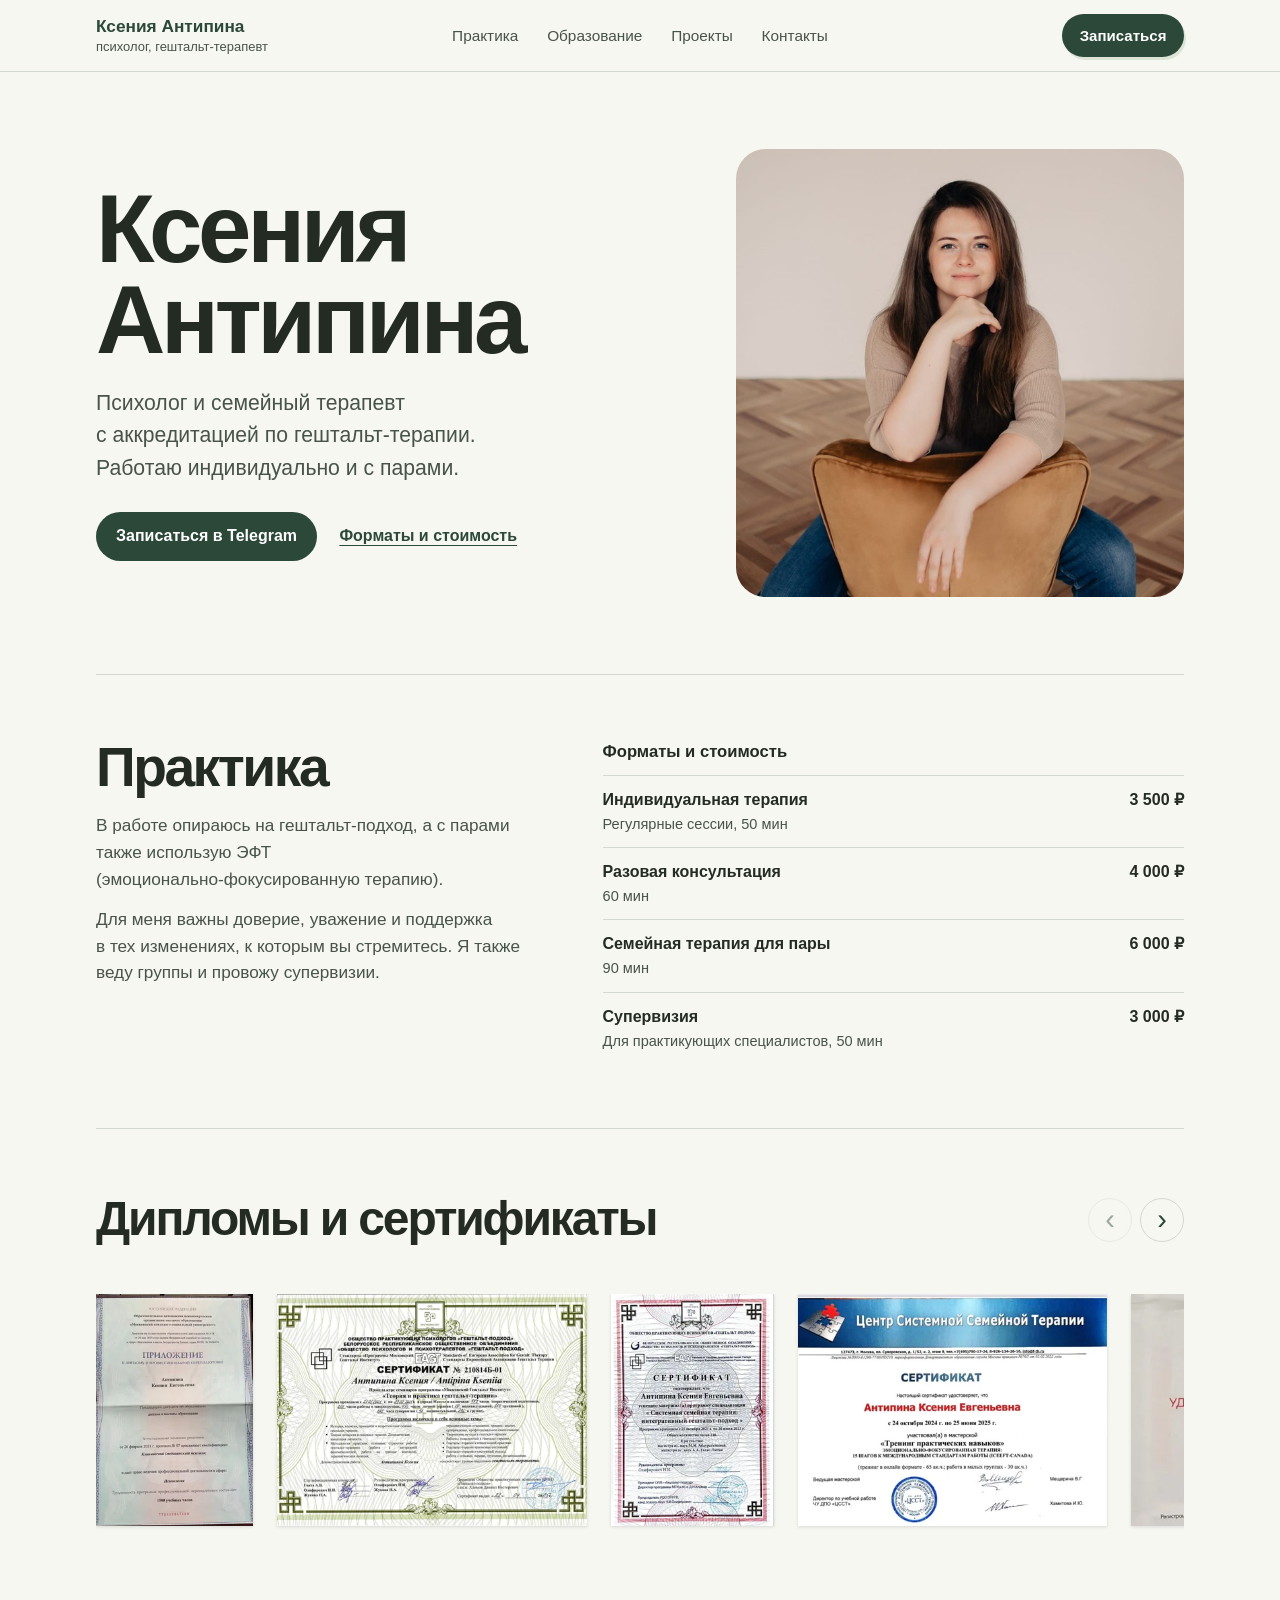
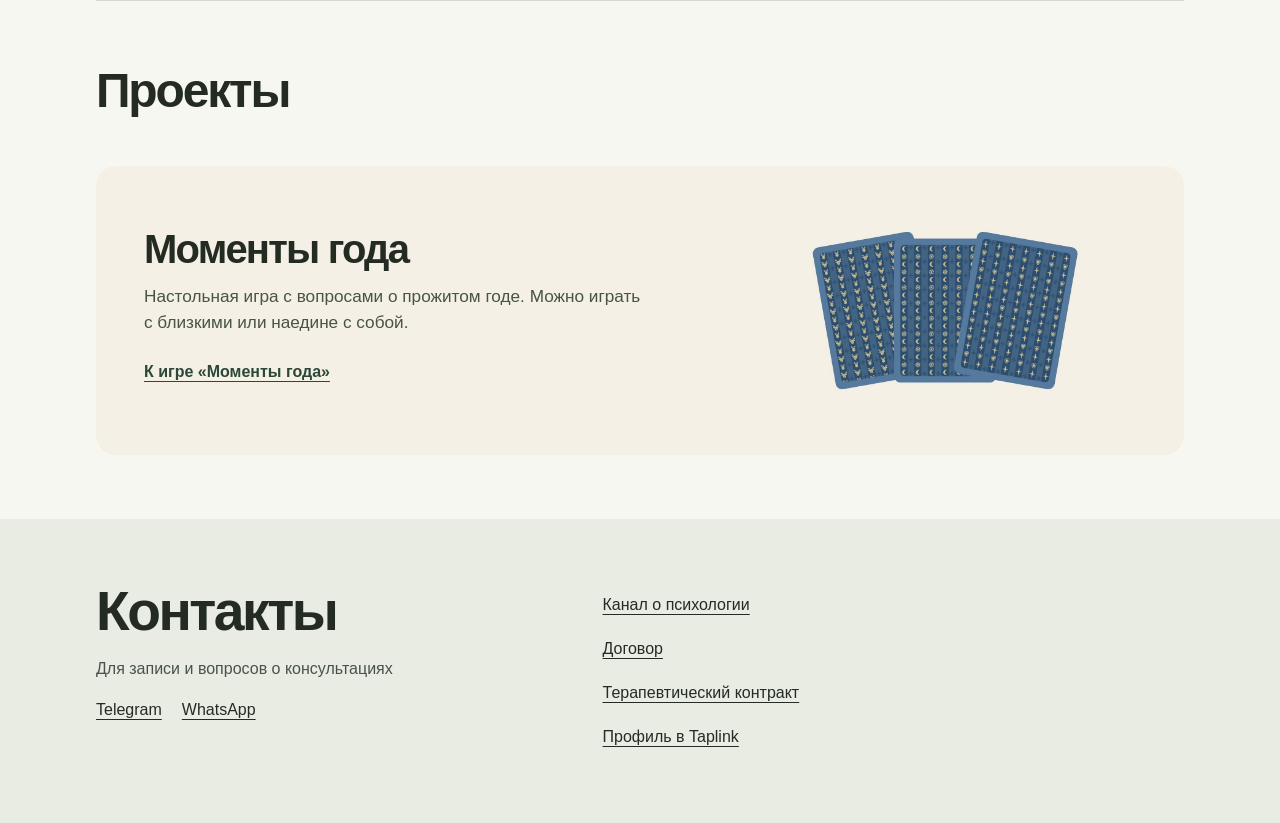
<file: Главная Ксении 1.3/index.html>
<!doctype html>
<html lang="ru">
<head>
  <meta charset="utf-8">
  <meta name="viewport" content="width=device-width, initial-scale=1">
  <meta name="theme-color" content="#f7f7f2">
  <meta name="description" content="Ксения Антипина, психолог, аккредитованный гештальт-терапевт, семейный терапевт и супервизор. Индивидуальная терапия и работа с парами.">
  <title>Ксения Антипина, психолог и гештальт-терапевт</title>
  <link rel="stylesheet" href="main.css?v=1.7">
</head>
<body id="top">
  <a class="skip" href="#main">К содержанию</a>
  <header class="header">
    <div class="wrap header-inner">
      <a class="brand" href="#top">
        <span class="brand-name">Ксения Антипина</span>
        <span class="brand-role">психолог, гештальт‑терапевт</span>
      </a>
      <button class="menu-toggle" type="button" aria-label="Меню" aria-expanded="false" aria-controls="site-navigation">
        <span></span><span></span><span></span>
      </button>
      <nav class="site-navigation" id="site-navigation" aria-label="Разделы страницы">
        <a class="section-link" href="#practice">Практика</a>
        <a class="section-link" href="#education">Образование</a>
        <a class="section-link" href="#projects">Проекты</a>
        <a class="section-link" href="#contacts">Контакты</a>
        <a class="button menu-booking" href="https://t.me/antipinaksenia">Записаться</a>
      </nav>
      <a class="button header-booking" href="https://t.me/antipinaksenia">Записаться</a>
    </div>
  </header>
  <main id="main" class="wrap">
    <section class="hero" aria-labelledby="intro-title">
      <div class="intro">
        <h1 id="intro-title">Ксения<br>Антипина</h1>
        <p class="lead">Психолог и&nbsp;семейный терапевт с&nbsp;аккредитацией по&nbsp;гештальт-терапии.<br>
          Работаю индивидуально и&nbsp;с&nbsp;парами.</p>
        <div class="actions">
          <a class="button" href="https://t.me/antipinaksenia">Записаться в&nbsp;Telegram</a>
          <a class="text-link" href="#practice">Форматы и&nbsp;стоимость</a>
        </div>
      </div>
      <div class="portrait">
        <img src="portrait.jpg" width="640" height="640" alt="Ксения Антипина">
      </div>
    </section>

    <section class="section practice" id="practice" aria-labelledby="practice-title" tabindex="-1">
      <div>
        <h2 id="practice-title">Практика</h2>
        <p>В&nbsp;работе опираюсь на&nbsp;гештальт-подход, а&nbsp;с&nbsp;парами также использую ЭФТ (эмоционально&#8209;фокусированную терапию).</p>
        <p>Для&nbsp;меня важны доверие, уважение и&nbsp;поддержка в&nbsp;тех изменениях, к&nbsp;которым вы&nbsp;стремитесь. Я&nbsp;также веду группы и&nbsp;провожу супервизии.</p>
      </div>
      <div class="fees">
        <h3>Форматы и&nbsp;стоимость</h3>
        <dl>
          <div class="fee">
            <dt>Индивидуальная терапия <span>Регулярные сессии, 50&nbsp;мин</span></dt>
            <dd>3&nbsp;500&nbsp;₽</dd>
          </div>
          <div class="fee">
            <dt>Разовая консультация <span>60&nbsp;мин</span></dt>
            <dd>4&nbsp;000&nbsp;₽</dd>
          </div>
          <div class="fee">
            <dt>Семейная терапия для&nbsp;пары <span>90&nbsp;мин</span></dt>
            <dd>6&nbsp;000&nbsp;₽</dd>
          </div>
          <div class="fee">
            <dt>Супервизия <span>Для&nbsp;практикующих специалистов, 50&nbsp;мин</span></dt>
            <dd>3&nbsp;000&nbsp;₽</dd>
          </div>
        </dl>
      </div>
    </section>

    <section class="section education" id="education" aria-labelledby="education-title" tabindex="-1">
      <div class="education-header">
        <h2 id="education-title">Дипломы и&nbsp;сертификаты</h2>
        <div class="carousel-controls" hidden>
          <button type="button" class="carousel-button" data-direction="-1" aria-controls="credential-track" aria-label="Предыдущий документ" aria-disabled="true">‹</button>
          <button type="button" class="carousel-button" data-direction="1" aria-controls="credential-track" aria-label="Следующий документ" aria-disabled="false">›</button>
        </div>
      </div>
      <ul class="credential-track" id="credential-track">
        <li><a class="credential" href="credentials/02.jpg" aria-label="Открыть скан 1 из 10"><img src="credentials/02.webp" width="244" height="360" alt="" loading="lazy"></a></li>
        <li><a class="credential" href="credentials/01.jpg" aria-label="Открыть скан 2 из 10"><img src="credentials/01.webp" width="460" height="345" alt="" loading="lazy"></a></li>
        <li><a class="credential" href="credentials/03.jpg" aria-label="Открыть скан 3 из 10"><img src="credentials/03.webp" width="253" height="360" alt="" loading="lazy"></a></li>
        <li><a class="credential" href="credentials/04.jpg" aria-label="Открыть скан 4 из 10"><img src="credentials/04.webp" width="460" height="345" alt="" loading="lazy"></a></li>
        <li><a class="credential" href="credentials/05.jpg" aria-label="Открыть скан 5 из 10"><img src="credentials/05.webp" width="460" height="307" alt="" loading="lazy"></a></li>
        <li><a class="credential" href="credentials/06.jpg" aria-label="Открыть скан 6 из 10"><img src="credentials/06.webp" width="258" height="360" alt="" loading="lazy"></a></li>
        <li><a class="credential" href="credentials/07.jpg" aria-label="Открыть скан 7 из 10"><img src="credentials/07.webp" width="460" height="307" alt="" loading="lazy"></a></li>
        <li><a class="credential" href="credentials/08.jpg" aria-label="Открыть скан 8 из 10"><img src="credentials/08.webp" width="270" height="360" alt="" loading="lazy"></a></li>
        <li><a class="credential" href="credentials/09.jpg" aria-label="Открыть скан 9 из 10"><img src="credentials/09.webp" width="460" height="345" alt="" loading="lazy"></a></li>
        <li><a class="credential" href="credentials/10.jpg" aria-label="Открыть скан 10 из 10"><img src="credentials/10.webp" width="460" height="345" alt="" loading="lazy"></a></li>
      </ul>
    </section>

    <section class="section projects" id="projects" aria-labelledby="projects-title" tabindex="-1">
      <h2 id="projects-title">Проекты</h2>
      <article class="project">
        <div class="project-content">
          <h3>Моменты&nbsp;года</h3>
          <p>Настольная игра с&nbsp;вопросами о&nbsp;прожитом годе. Можно играть с&nbsp;близкими или&nbsp;наедине с&nbsp;собой.</p>
          <a class="text-link" id="game-link" href="https://kseniaantipina.ru/momenty-goda" target="_top">К&nbsp;игре «Моменты&nbsp;года»</a>
        </div>
        <img class="project-image" src="momenty-goda/img/og.jpg" alt="" width="1200" height="630" loading="lazy">
      </article>
    </section>
  </main>

  <footer class="footer" id="contacts" tabindex="-1">
    <div class="wrap footer-inner">
      <div>
        <h2>Контакты</h2>
        <p>Для&nbsp;записи и&nbsp;вопросов о&nbsp;консультациях</p>
        <div class="links">
          <a href="https://t.me/antipinaksenia">Telegram</a>
          <a href="https://wa.me/79218899129">WhatsApp</a>
        </div>
      </div>
      <ul class="resources" aria-label="Канал и документы">
        <li><a href="https://t.me/antipinakse">Канал о&nbsp;психологии</a></li>
        <li><a href="https://docs.google.com/document/d/19C-EnUPrrqYx7_uu6mLujahPCCdX5mfEV8rZt4HR_SA/edit?usp=sharing">Договор</a></li>
        <li><a href="https://docs.google.com/document/d/1BgV4w4a253KhtqbB-P-np2dENmY2AgFZcNvORhsttQU/edit?usp=sharing">Терапевтический контракт</a></li>
        <li><a href="https://taplink.cc/ksenia_antipina">Профиль в&nbsp;Taplink</a></li>
      </ul>
    </div>
  </footer>

  <dialog class="preview-dialog" aria-label="Скан документа">
    <div class="preview-header">
      <form method="dialog"><button class="preview-close">Закрыть</button></form>
    </div>
    <img class="preview-image" alt="Скан документа">
  </dialog>

  <script>
    const header = document.querySelector('.header');
    const menuToggle = header.querySelector('.menu-toggle');
    const navigation = document.getElementById('site-navigation');
    const sectionLinks = [...navigation.querySelectorAll('.section-link')];
    const sections = sectionLinks.map(link => document.querySelector(link.hash));

    function setMenu(open) {
      menuToggle.setAttribute('aria-expanded', String(open));
    }

    menuToggle.addEventListener('click', () => {
      setMenu(menuToggle.getAttribute('aria-expanded') === 'false');
    });
    header.querySelector('.brand').addEventListener('click', () => setMenu(false));
    navigation.addEventListener('click', (event) => {
      const link = event.target.closest('a');
      if (!link) return;
      setMenu(false);
      const section = sections[sectionLinks.indexOf(link)];
      if (section && menuToggle.offsetWidth) section.focus({ preventScroll: true });
    });
    document.addEventListener('click', (event) => {
      if (!header.contains(event.target) && menuToggle.getAttribute('aria-expanded') === 'true') setMenu(false);
    });
    header.addEventListener('keydown', (event) => {
      if (event.key === 'Escape' && menuToggle.getAttribute('aria-expanded') === 'true') {
        setMenu(false);
        menuToggle.focus();
      }
    });

    function updateCurrentSection() {
      const line = header.offsetHeight + 20;
      const bottom = document.documentElement.scrollHeight - window.innerHeight;
      let active = sections.findIndex(section => section.id === location.hash.slice(1));
      const anchorAtBottom = active !== -1 && window.scrollY > 0 && window.scrollY >= bottom - 1
        && sections[active].getBoundingClientRect().top >= line - 4;
      if (!anchorAtBottom) {
        active = -1;
        sections.forEach((section, index) => {
          if (section.getBoundingClientRect().top <= line) active = index;
        });
      }
      sectionLinks.forEach((link, index) => {
        if (index === active) link.setAttribute('aria-current', 'location');
        else link.removeAttribute('aria-current');
      });
    }

    updateCurrentSection();
    window.addEventListener('scroll', updateCurrentSection, { passive: true });
    window.addEventListener('hashchange', updateCurrentSection);
    window.addEventListener('resize', updateCurrentSection);
    matchMedia('(min-width: 841px)').addEventListener('change', () => setMenu(false));

    const track = document.getElementById('credential-track');
    const controls = document.querySelector('.carousel-controls');
    const [previous, next] = controls.querySelectorAll('button');

    function updateCarouselControls() {
      previous.setAttribute('aria-disabled', String(track.scrollLeft <= 1));
      next.setAttribute('aria-disabled', String(track.scrollLeft + track.clientWidth >= track.scrollWidth - 1));
    }

    controls.hidden = false;
    updateCarouselControls();
    track.addEventListener('scroll', updateCarouselControls, { passive: true });
    window.addEventListener('resize', updateCarouselControls);

    controls.addEventListener('click', (event) => {
      const button = event.target.closest('button');
      if (!button || button.getAttribute('aria-disabled') === 'true') return;

      const current = track.scrollLeft;
      const origin = track.getBoundingClientRect().left - current;
      const positions = Array.from(track.children, slide => slide.getBoundingClientRect().left - origin);
      const forward = button.dataset.direction === '1';
      const destination = forward
        ? positions.find(position => position > current + 2)
        : positions.reverse().find(position => position < current - 2);
      if (destination === undefined) return;

      const behavior = matchMedia('(prefers-reduced-motion: reduce)').matches ? 'instant' : 'smooth';
      track.scrollTo({ left: destination, behavior });
    });

    const preview = document.querySelector('.preview-dialog');
    if (typeof preview.showModal === 'function') {
      const image = preview.querySelector('.preview-image');

      track.addEventListener('click', (event) => {
        const link = event.target.closest('.credential');
        if (!link || event.ctrlKey || event.metaKey || event.shiftKey || event.altKey) return;

        event.preventDefault();
        image.src = link.href;
        preview.showModal();
      });
    }
  </script>
</body>
</html>
</file>
<file: Главная Ксении 1.3/main.css>
:root {
  --paper: #f7f7f2;
  --ink: #242b23;
  --secondary: #485349;
  --accent: #2b4838;
  --line: #d4d9cf;
  --header-height: 4.5rem;
  --display: -apple-system, BlinkMacSystemFont, "Segoe UI", Arial, sans-serif;
  color: var(--ink);
  background: var(--paper);
  font-family: -apple-system, BlinkMacSystemFont, "Segoe UI", Arial, sans-serif;
  line-height: 1.55;
}
* { box-sizing: border-box; }
html { scroll-padding-top: var(--header-height); }
@media (prefers-reduced-motion: no-preference) {
  html { scroll-behavior: smooth; }
}
body, h1, h2, h3, p, dl, dd, ul { margin: 0; }
p { text-wrap: pretty; }
a { color: inherit; text-underline-offset: .23em; }
a:hover { text-decoration-thickness: 2px; }
a:focus-visible { outline: 2px solid #9c5b37; outline-offset: 5px; }
.skip { position: fixed; top: -5rem; left: 1rem; z-index: 11; padding: .55rem 1rem; background: white; }
.skip:focus { top: 1rem; }
.wrap { width: min(68rem, calc(100% - 4rem)); margin-inline: auto; }
.header { position: sticky; top: 0; z-index: 10; height: var(--header-height); border-bottom: 1px solid var(--line); background: var(--paper); }
.header-inner { display: grid; grid-template-columns: minmax(0, 1fr) auto minmax(0, 1fr); align-items: center; gap: 1rem; height: 100%; }
.brand { display: grid; justify-self: start; gap: .16rem; line-height: 1.2; text-decoration: none; color: var(--accent); }
.brand-name { font-size: 1.08rem; font-weight: 680; }
.brand-role { color: var(--secondary); font-size: .81rem; }
.site-navigation { display: flex; gap: clamp(1rem, 2.25vw, 1.8rem); }
.section-link { display: inline-flex; align-items: center; min-height: 2.75rem; position: relative; color: var(--secondary); font-size: .96rem; text-decoration: none; white-space: nowrap; }
.section-link::after { content: ''; position: absolute; inset: auto 0 0; height: 2px; background: transparent; }
.section-link:hover, .section-link[aria-current] { color: var(--accent); }
.section-link:hover::after, .section-link[aria-current]::after { background: #708478; }
.header .button { font-size: .94rem; padding: .63rem 1.1rem; box-shadow: 2px 3px 0 #dce4d7; }
.header-booking { justify-self: end; }
.menu-toggle, .header .menu-booking { display: none; }
.hero { display: grid; grid-template-columns: 1.16fr 1fr; align-items: center; gap: clamp(2rem, 6vw, 6rem); padding-block: clamp(2.8rem, 6vw, 5rem); }
h1, h2, .project h3 { font-family: var(--display); font-weight: 610; letter-spacing: -.045em; }
h1 { font-size: clamp(3.3rem, 7.5vw, 6.75rem); line-height: .94; margin-bottom: 1.35rem; }
.lead { font-size: clamp(1.125rem, 2vw, 1.325rem); max-width: 27rem; color: var(--secondary); text-wrap: balance; }
.actions { display: flex; flex-wrap: wrap; align-items: center; gap: .85rem 1.4rem; margin-top: 1.7rem; }
.button { display: inline-flex; align-items: center; justify-content: center; padding: .75rem 1.25rem; color: white; background: var(--accent); border-radius: 999px; text-decoration: none; font-weight: 600; }
.button:hover { background: #254232; }
.text-link { display: inline-flex; align-items: center; min-height: 2.75rem; color: var(--accent); font-weight: 600; }
.portrait { width: min(100%, 28rem); justify-self: end; border-radius: clamp(1.1rem, 3vw, 1.85rem); overflow: hidden; background: #dfd4c7; }
.portrait img { display: block; width: 100%; height: auto; }
.section { border-top: 1px solid var(--line); padding-block: clamp(2.3rem, 5vw, 4rem); scroll-margin-top: 1rem; }
.section:focus { outline: none; }
h2 { font-size: clamp(2.4rem, 5vw, 3.45rem); line-height: 1.02; margin-bottom: 1.1rem; }
.practice, .footer-inner { display: grid; grid-template-columns: .85fr 1.15fr; gap: clamp(1rem, 6vw, 6rem); }
.practice p, .project p { max-width: 36rem; color: var(--secondary); font-size: 1.075rem; }
.practice p + p { margin-top: .85rem; }
.fees h3 { font-size: 1.04rem; margin-bottom: .65rem; }
.fee { display: grid; grid-template-columns: 1fr auto; align-items: start; gap: 1rem; padding-block: .75rem; border-top: 1px solid var(--line); }
.fee dt { font-weight: 600; }
.fee dt span { display: block; font-size: .91rem; font-weight: 400; color: var(--secondary); }
.fee dd { font-weight: 650; white-space: nowrap; font-variant-numeric: tabular-nums; }
.education-header { display: flex; align-items: center; justify-content: space-between; gap: .75rem 1.25rem; }
.education-header h2, .projects h2 { font-size: clamp(1.75rem, 4vw, 3rem); line-height: 1.1; margin: 0; }
.education-header, .projects h2 { margin-bottom: clamp(2rem, 4vw, 3rem); }
.carousel-controls:not([hidden]) { display: flex; flex: none; gap: .5rem; }
.carousel-button { width: 2.75rem; height: 2.75rem; padding: 0; border: 1px solid var(--line); border-radius: 50%; background: transparent; color: var(--accent); font: inherit; font-size: 1.8rem; line-height: 1; cursor: pointer; }
.carousel-button:hover:not([aria-disabled="true"]) { border-color: var(--accent); background: #e8ece3; }
.carousel-button[aria-disabled="true"] { opacity: .45; cursor: default; }
.carousel-button:focus-visible, .preview-close:focus-visible { outline: 2px solid #9c5b37; outline-offset: 3px; }
.credential-track { --scan-height: clamp(10.5rem, 19vw, 14.5rem); display: flex; gap: clamp(.875rem, 2.25vw, 1.5rem); list-style: none; padding: 0 0 .65rem; overflow-x: auto; scroll-snap-type: x mandatory; }
.credential-track li { flex: none; scroll-snap-align: start; }
.credential { display: block; cursor: zoom-in; }
.credential:focus-visible { outline-offset: -2px; }
.credential img { display: block; width: auto; height: var(--scan-height); box-shadow: 0 1px 3px #242b2326; }
.preview-dialog { width: min(48rem, calc(100% - 2rem)); max-height: 92vh; padding: 1rem; border: 1px solid var(--line); border-radius: 1rem; background: var(--paper); color: var(--ink); }
.preview-dialog::backdrop { background: rgb(22 30 25 / .78); }
.preview-header { display: flex; justify-content: flex-end; margin-bottom: .8rem; }
.preview-close { font: inherit; font-size: .9rem; padding: .6rem .9rem; border: 1px solid var(--line); border-radius: 999px; color: var(--ink); background: white; cursor: pointer; }
.preview-image { display: block; width: 100%; height: auto; }
.project { display: grid; grid-template-columns: 1.2fr .8fr; align-items: center; gap: 1rem clamp(1rem, 3vw, 3rem); padding: clamp(1.3rem, 4vw, 3rem); border-radius: 1.25rem; background: #f4f0e5; }
.project h3 { font-size: clamp(1.7rem, 4vw, 2.5rem); line-height: 1.12; margin-bottom: .65rem; }
.project .text-link { margin-top: .9rem; }
.project-image { display: block; justify-self: center; width: min(100%, 23rem); height: auto; }
.footer { background: #e8ece3; padding-block: clamp(2.5rem, 5vw, 4rem); }
.footer p { color: var(--secondary); }
.links { display: flex; flex-wrap: wrap; gap: 0 1.25rem; margin-top: .4rem; }
.links a, .resources a { display: inline-flex; align-items: center; min-height: 2.75rem; }
.resources { list-style: none; padding: 0; }
@media (max-width: 840px) {
  :root { --header-height: 4rem; }
  .header-inner { grid-template-columns: 1fr auto auto; column-gap: .65rem; }
  .menu-toggle { grid-column: 3; grid-row: 1; display: grid; place-content: center; gap: 4px; width: 2.75rem; height: 2.75rem; padding: 0; border: 1px solid var(--line); border-radius: 50%; background: var(--paper); color: var(--accent); cursor: pointer; }
  .menu-toggle span { display: block; width: 1rem; height: 1px; background: currentColor; }
  .menu-toggle[aria-expanded="true"] span:first-child { transform: translateY(5px) rotate(45deg); }
  .menu-toggle[aria-expanded="true"] span:nth-child(2) { opacity: 0; }
  .menu-toggle[aria-expanded="true"] span:last-child { transform: translateY(-5px) rotate(-45deg); }
  .menu-toggle:focus-visible { outline: 2px solid #9c5b37; outline-offset: 3px; }
  .header-booking { grid-column: 2; grid-row: 1; }
  .site-navigation { display: none; position: absolute; inset: 100% 0 auto; padding: .4rem max(1.25rem, calc((100% - 68rem) / 2)) 1rem; border-bottom: 1px solid var(--line); background: var(--paper); box-shadow: 0 10px 22px #242b2314; max-height: calc(100dvh - var(--header-height)); overflow: auto; }
  .menu-toggle[aria-expanded="true"] + .site-navigation { display: grid; gap: .1rem; }
  .site-navigation .section-link { width: fit-content; }
}
@media (max-width: 730px) {
  .wrap { width: calc(100% - 2.5rem); }
  .hero, .practice, .footer-inner { grid-template-columns: 1fr; }
  .hero { padding-block: 2.5rem; gap: 1.8rem; }
  h1 { font-size: clamp(3rem, 12vw, 5rem); }
  .portrait { justify-self: start; width: min(100%, 28rem); }
  .credential-track { --scan-height: clamp(8rem, 49vw, 13rem); }
  .project { grid-template-columns: 1fr; }
  .project-image { width: min(100%, 19rem); }
}
@media (max-width: 430px) {
  .header-inner { grid-template-columns: 1fr auto; }
  .menu-toggle { grid-column: 2; }
  .header .header-booking { display: none; }
  .header .menu-booking { display: inline-flex; justify-self: start; margin-top: .5rem; }
  .education-header { display: grid; grid-template-columns: minmax(0, 1fr) auto; gap: .65rem; }
  .education-header h2 { font-size: clamp(1.35rem, 6.4vw, 1.75rem); text-wrap: balance; }
}
</file>
